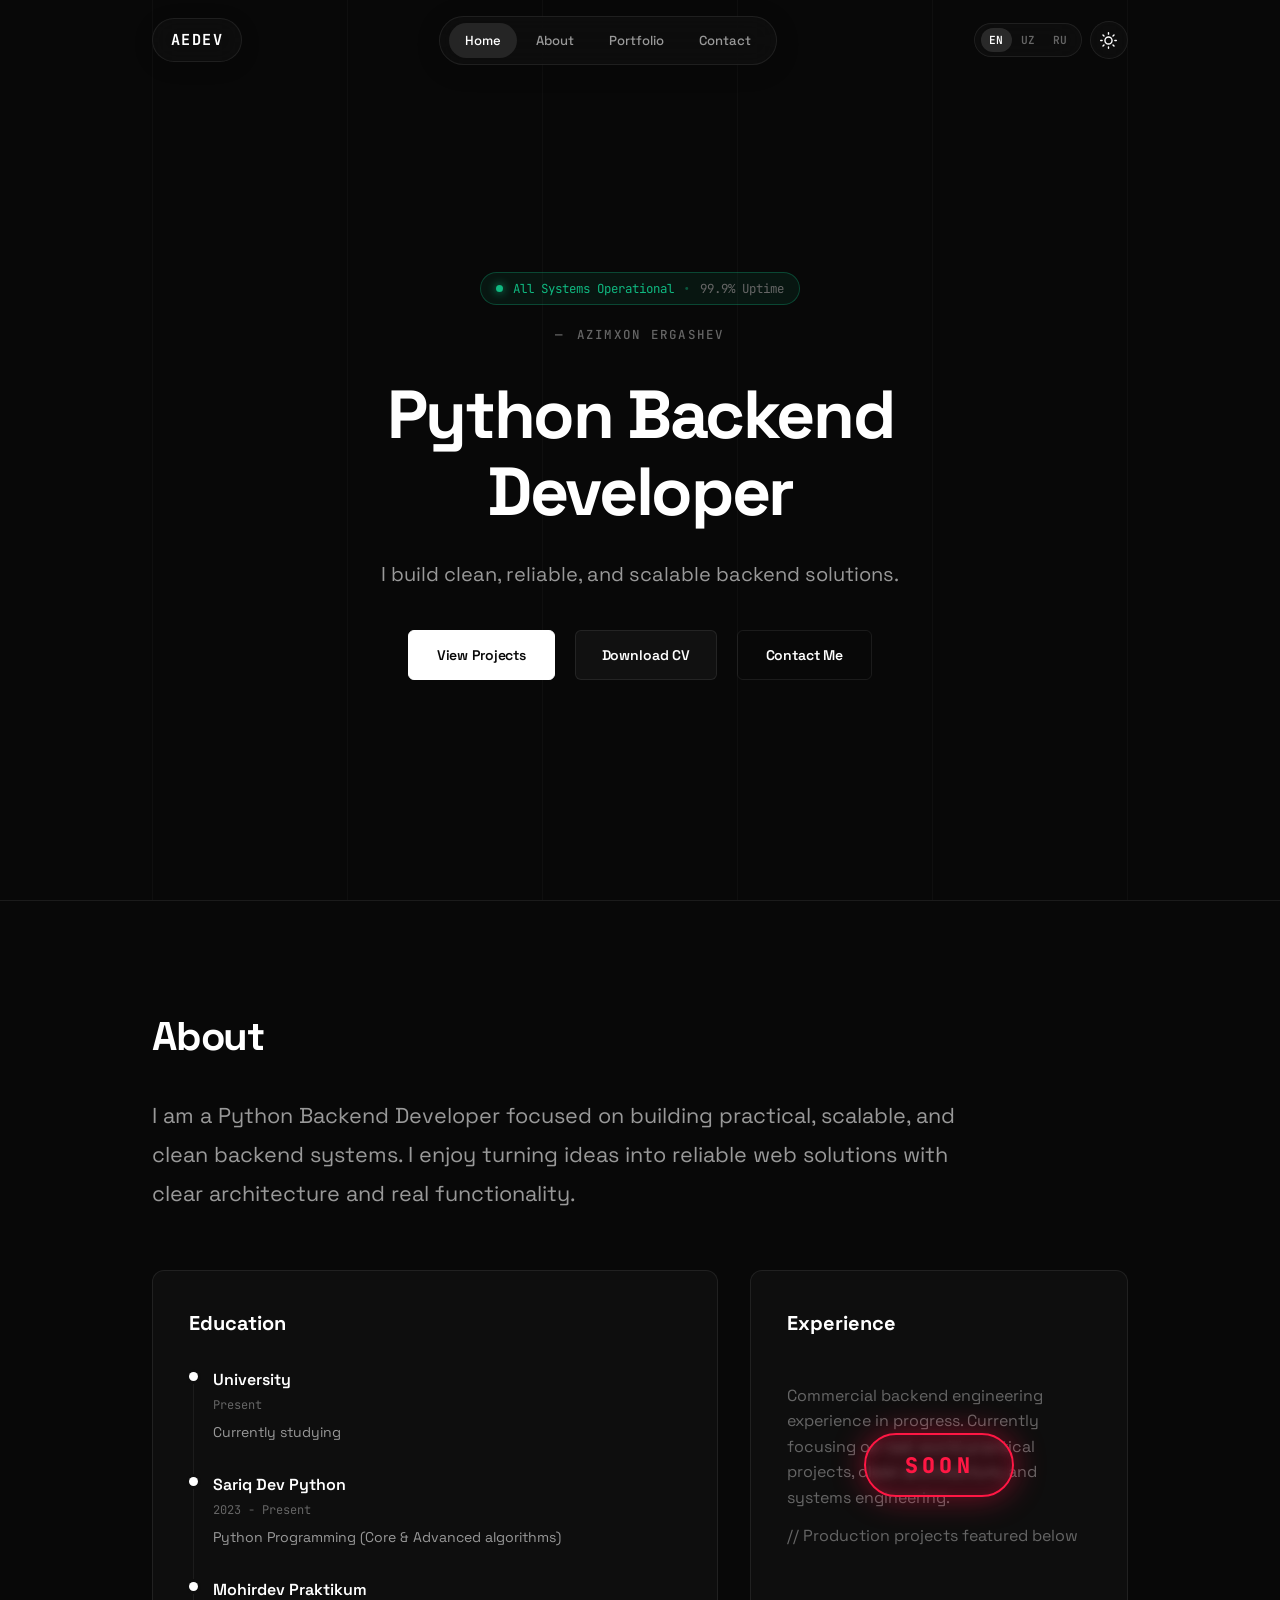
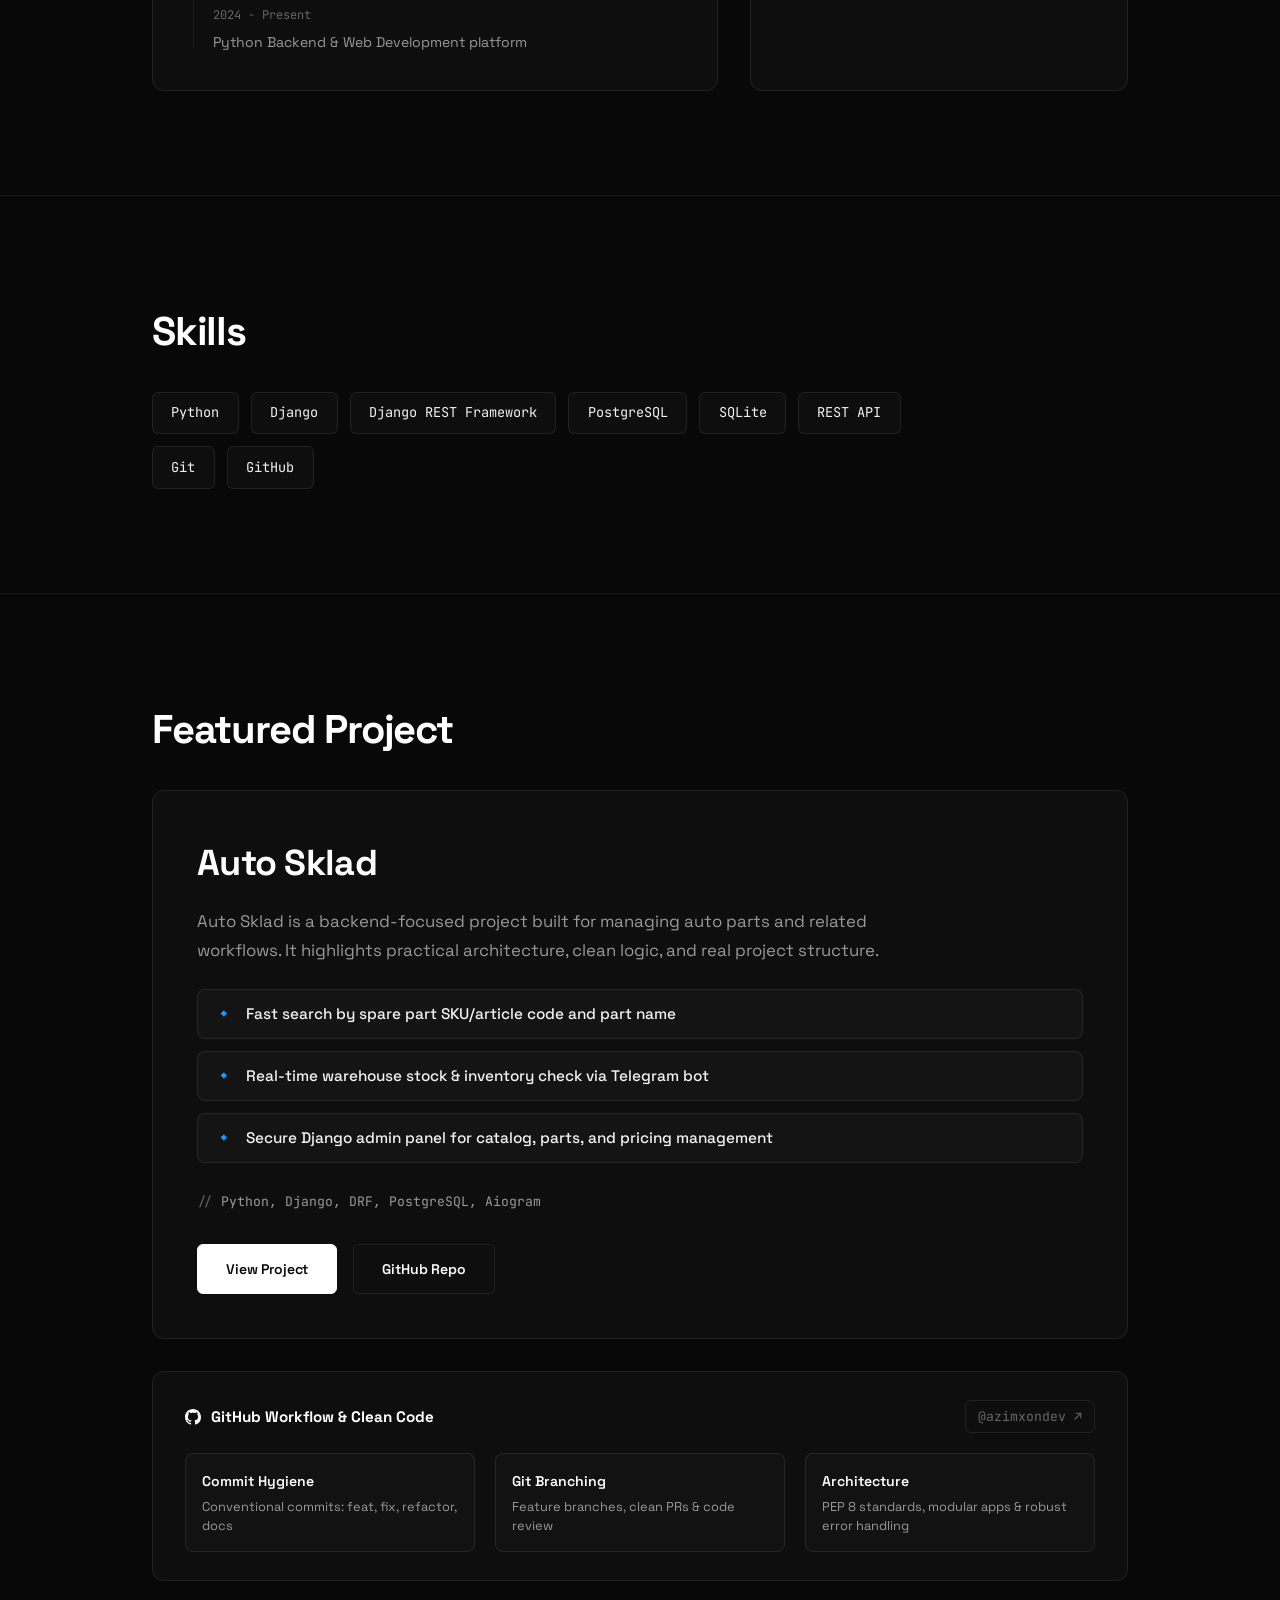
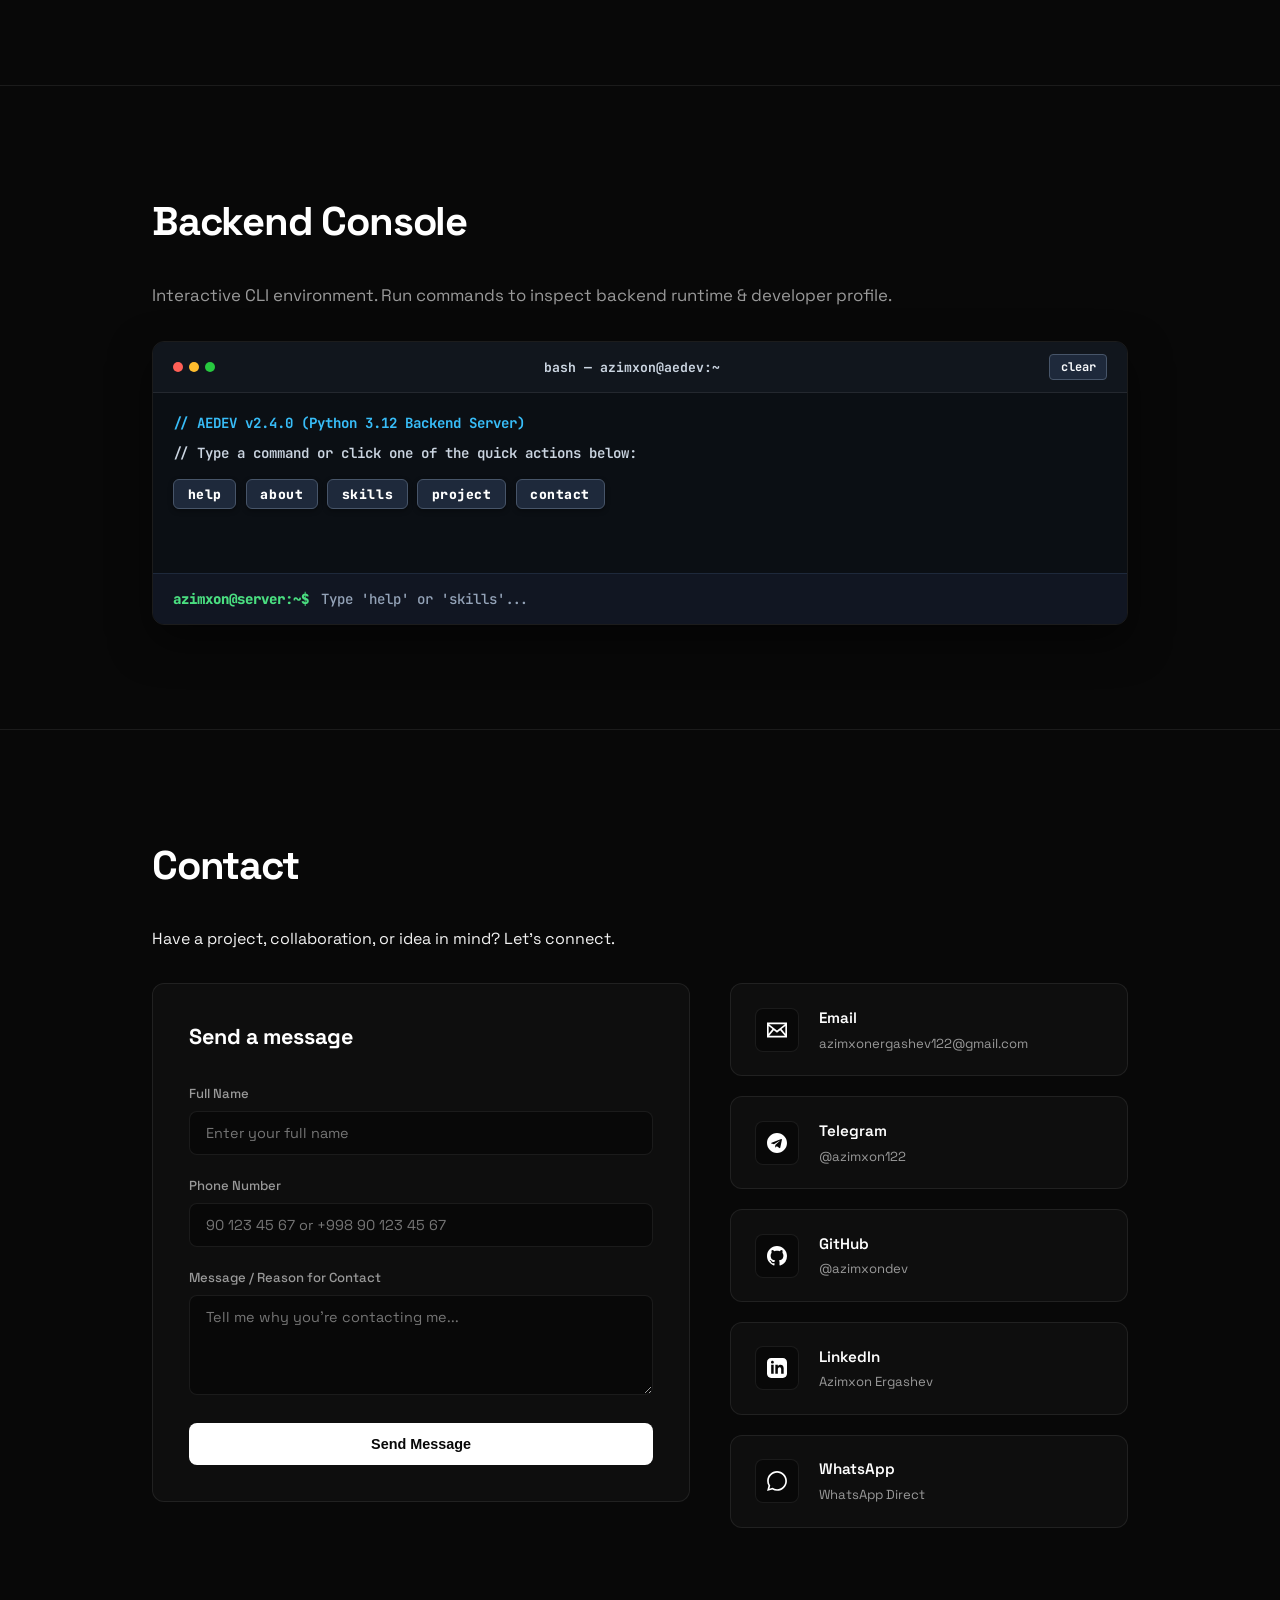
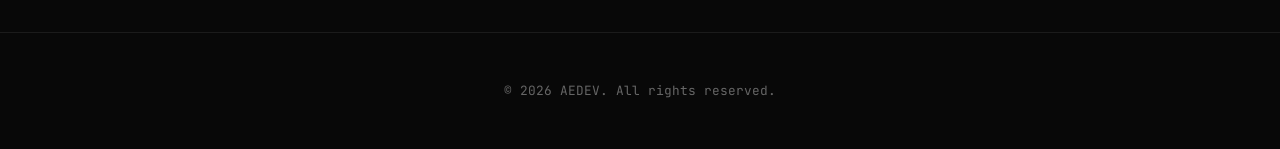
<file: index.html>
<!DOCTYPE html>
<html lang="en" data-theme="dark">
<head>
  <meta charset="UTF-8">
  <meta name="viewport" content="width=device-width, initial-scale=1.0">
  <title>AEDEV — Azimxon Ergashev | Python Backend Developer</title>

  <!-- Favicon: Solid Black Circle with Centered White 'A' -->
  <link rel="icon" type="image/svg+xml" href="favicon.svg">
  <link rel="icon" type="image/png" sizes="32x32" href="favicon-32x32.png">
  <link rel="icon" type="image/png" sizes="16x16" href="favicon-16x16.png">
  <link rel="shortcut icon" href="favicon.ico">
  <link rel="apple-touch-icon" sizes="180x180" href="apple-touch-icon.png">
  <meta name="theme-color" content="#080808">

  <!-- SEO -->
  <meta name="description" content="Azimxon Ergashev — Python Backend Developer. I build clean, reliable, and scalable backend solutions.">
  <meta name="author" content="Azimxon Ergashev">
  <meta name="robots" content="index, follow">
  <link rel="canonical" href="https://azimxon.uz">

  <!-- Open Graph -->
  <meta property="og:type" content="website">
  <meta property="og:title" content="AEDEV — Azimxon Ergashev | Python Backend Developer">
  <meta property="og:description" content="I build clean, reliable, and scalable backend solutions.">
  <meta property="og:url" content="https://azimxon.uz">

  <!-- Google Fonts: Space Grotesk + JetBrains Mono -->
  <link rel="preconnect" href="https://fonts.googleapis.com">
  <link rel="preconnect" href="https://fonts.gstatic.com" crossorigin>
  <link href="https://fonts.googleapis.com/css2?family=JetBrains+Mono:wght@400;500;600&family=Space+Grotesk:wght@400;500;600;700;800&display=swap" rel="stylesheet">

  <!-- Stylesheet -->
  <link rel="stylesheet" href="style.css?v=2.5">
</head>
<body>

  <!-- Skip link for accessibility -->
  <a href="#main-content" class="skip-link">Skip to main content</a>

  <!-- Thin Vertical Grid Lines -->
  <div class="grid-lines" aria-hidden="true">
    <div class="grid-line"></div>
    <div class="grid-line"></div>
    <div class="grid-line"></div>
    <div class="grid-line"></div>
    <div class="grid-line"></div>
    <div class="grid-line"></div>
  </div>

  <!-- ======================================================================
       NAVBAR (Oval Floating Navbar + Theme & Language)
       ====================================================================== -->
  <header class="header" id="header">
    <div class="container header-inner">
      <a href="#hero" class="brand" aria-label="AEDEV — Azimxon Ergashev">
        <span>AEDEV</span>
      </a>

      <!-- Oval Navigation Pill -->
      <nav class="nav-pill" id="nav-pill" aria-label="Main Navigation">
        <ul class="nav-list">
          <li><a href="#hero" class="nav-link active" data-i18n="nav.home">Home</a></li>
          <li><a href="#about" class="nav-link" data-i18n="nav.about">About</a></li>
          <li><a href="#portfolio" class="nav-link" data-i18n="nav.portfolio">Portfolio</a></li>
          <li><a href="#contact" class="nav-link" data-i18n="nav.contact">Contact</a></li>
        </ul>
      </nav>

      <!-- Right Controls: Language Switcher + Day/Night Theme Toggle -->
      <div class="nav-controls">
        <!-- Language Switcher -->
        <div class="lang-switch" role="group" aria-label="Language Selector">
          <button type="button" class="lang-btn active" data-lang="en">EN</button>
          <button type="button" class="lang-btn" data-lang="uz">UZ</button>
          <button type="button" class="lang-btn" data-lang="ru">RU</button>
        </div>

        <!-- Day/Night Toggle Button -->
        <button type="button" class="theme-toggle-btn" id="theme-toggle" aria-label="Toggle light and dark theme">
          <!-- Sun Icon (shown in dark mode) -->
          <svg class="sun-icon" viewBox="0 0 24 24">
            <circle cx="12" cy="12" r="5"></circle>
            <line x1="12" y1="1" x2="12" y2="3"></line>
            <line x1="12" y1="21" x2="12" y2="23"></line>
            <line x1="4.22" y1="4.22" x2="5.64" y2="5.64"></line>
            <line x1="18.36" y1="18.36" x2="19.78" y2="19.78"></line>
            <line x1="1" y1="12" x2="3" y2="12"></line>
            <line x1="21" y1="12" x2="23" y2="12"></line>
            <line x1="4.22" y1="19.78" x2="5.64" y2="18.36"></line>
            <line x1="18.36" y1="5.64" x2="19.78" y2="4.22"></line>
          </svg>
          <!-- Moon Icon (shown in light mode) -->
          <svg class="moon-icon" style="display: none;" viewBox="0 0 24 24">
            <path d="M21 12.79A9 9 0 1 1 11.21 3 7 7 0 0 0 21 12.79z"></path>
          </svg>
        </button>

        <button type="button" class="mobile-toggle" id="mobile-toggle" aria-label="Toggle navigation" aria-expanded="false">
          <svg width="18" height="18" viewBox="0 0 24 24" fill="none" stroke="currentColor" stroke-width="2" stroke-linecap="round">
            <line x1="3" y1="12" x2="21" y2="12"></line>
            <line x1="3" y1="6" x2="21" y2="6"></line>
            <line x1="3" y1="18" x2="21" y2="18"></line>
          </svg>
        </button>
      </div>
    </div>
  </header>

  <!-- ======================================================================
       MAIN CONTENT
       ====================================================================== -->
  <main id="main-content">

    <!-- 1. HERO SECTION (100% CENTERED, BALANCED TYPOGRAPHY) -->
    <section class="hero" id="hero">
      <div class="container">
        <div class="hero-content">
          <div class="system-status-pill" aria-label="System status">
            <span class="status-pulse-dot"></span>
            <span class="status-text" data-i18n="status.system">All Systems Operational</span>
            <span class="status-sep">•</span>
            <span class="status-uptime">99.9% Uptime</span>
          </div>

          <div class="hero-eyebrow">AZIMXON ERGASHEV</div>
          <h1 class="hero-heading">
            <span class="heading-line-1">Python Backend</span>
            <span class="heading-line-2">Developer</span>
          </h1>
          <p class="hero-subtext" data-i18n="hero.subtext">
            I build clean, reliable, and scalable backend solutions.
          </p>
          <div class="hero-buttons">
            <a href="#portfolio" class="btn btn-primary" data-i18n="hero.btnProjects">View Projects</a>
            <a href="assets/Azimxon_Ergashev_CV.pdf" download="Azimxon_Ergashev_CV.pdf" class="btn btn-cv" data-i18n="hero.btnCV">
              <svg width="15" height="15" viewBox="0 0 24 24" fill="none" stroke="currentColor" stroke-width="2" stroke-linecap="round" stroke-linejoin="round"><path d="M21 15v4a2 2 0 0 1-2 2H5a2 2 0 0 1-2-2v-4"></path><polyline points="7 10 12 15 17 10"></polyline><line x1="12" y1="15" x2="12" y2="3"></line></svg>
              <span>Download CV</span>
            </a>
            <a href="#contact" class="btn btn-secondary" data-i18n="hero.btnContact">Contact Me</a>
          </div>
        </div>
      </div>
    </section>

    <!-- 2. ABOUT SECTION (Biography + Education & Experience) -->
    <section class="section" id="about">
      <div class="container">
        <h2 class="section-title" data-i18n="about.title">About</h2>
        <p class="about-text" data-i18n="about.text">
          I am a Python Backend Developer focused on building practical, scalable, and clean backend systems. I enjoy turning ideas into reliable web solutions with clear architecture and real functionality.
        </p>

        <!-- Education & Experience Grid (Image 2 Inspired) -->
        <div class="edu-exp-grid">
          <!-- Education Card -->
          <div class="edu-card">
            <div class="edu-card-title">
              <span data-i18n="edu.title">Education</span>
            </div>

            <div class="timeline-list">
              <!-- University -->
              <div class="timeline-item">
                <span class="timeline-dot"></span>
                <span class="timeline-heading" data-i18n="edu.uni">University</span>
                <span class="timeline-period" data-i18n="edu.uniPeriod">Present</span>
                <p class="timeline-desc" data-i18n="edu.uniDesc">Currently studying</p>
              </div>

              <!-- Online Platform: Sariq Dev -->
              <div class="timeline-item">
                <span class="timeline-dot"></span>
                <span class="timeline-heading">Sariq Dev Python</span>
                <span class="timeline-period" data-i18n="edu.sariqdevPeriod">2023 - Present</span>
                <p class="timeline-desc" data-i18n="edu.sariqdev">Python Programming (Core & Advanced algorithms)</p>
              </div>

              <!-- Online Platform: Mohirdev -->
              <div class="timeline-item">
                <span class="timeline-dot"></span>
                <span class="timeline-heading">Mohirdev Praktikum</span>
                <span class="timeline-period" data-i18n="edu.mohirdevPeriod">2024 - Present</span>
                <p class="timeline-desc" data-i18n="edu.mohirdev">Python Backend & Web Development platform</p>
              </div>
            </div>
          </div>

          <!-- Experience Card (Soon status overlay) -->
          <div class="exp-card">
            <div class="exp-card-title">
              <span data-i18n="exp.title">Experience</span>
            </div>

            <div class="exp-body">
              <div class="exp-empty-content">
                <p class="exp-empty-text" data-i18n="exp.desc">
                  Commercial backend engineering experience in progress. Currently focusing on real-world practical projects, clean architecture, and systems engineering.
                </p>
                <span class="exp-empty-hint" data-i18n="exp.hint">// Production projects featured below</span>
              </div>
              <div class="exp-soon-overlay">
                <span class="status-badge-soon" data-i18n="exp.soon">SOON</span>
              </div>
            </div>
          </div>
        </div>

      </div>
    </section>

    <!-- 3. SKILLS SECTION (Clean 8-item Backend list) -->
    <section class="section" id="skills">
      <div class="container">
        <h2 class="section-title" data-i18n="skills.title">Skills</h2>
        <div class="skills-grid" aria-label="Technical skills list">
          <span class="skill-tag">Python</span>
          <span class="skill-tag">Django</span>
          <span class="skill-tag">Django REST Framework</span>
          <span class="skill-tag">PostgreSQL</span>
          <span class="skill-tag">SQLite</span>
          <span class="skill-tag">REST API</span>
          <span class="skill-tag">Git</span>
          <span class="skill-tag">GitHub</span>
        </div>
      </div>
    </section>

    <!-- 4. FEATURED PROJECT SECTION -->
    <section class="section" id="portfolio">
      <div class="container">
        <h2 class="section-title" data-i18n="project.title">Featured Project</h2>
        <article class="project-card">
          <h3 class="project-name">Auto Sklad</h3>
          <p class="project-desc" data-i18n="project.desc">
            Auto Sklad is a backend-focused project built for managing auto parts and related workflows. It highlights practical architecture, clean logic, and real project structure.
          </p>
          <ul class="project-features-list">
            <li class="project-feature-item">
              <span class="feature-icon" aria-hidden="true">🔹</span>
              <span class="feature-text" data-i18n="project.feat1">Fast search by spare part SKU/article code and part name</span>
            </li>
            <li class="project-feature-item">
              <span class="feature-icon" aria-hidden="true">🔹</span>
              <span class="feature-text" data-i18n="project.feat2">Real-time warehouse stock & inventory check via Telegram bot</span>
            </li>
            <li class="project-feature-item">
              <span class="feature-icon" aria-hidden="true">🔹</span>
              <span class="feature-text" data-i18n="project.feat3">Secure Django admin panel for catalog, parts, and pricing management</span>
            </li>
          </ul>
          <div class="project-stack">Python, Django, DRF, PostgreSQL, Aiogram</div>
          <div class="project-actions">
            <a href="https://t.me/avtoozapchast_bot" target="_blank" rel="noopener noreferrer" class="btn btn-primary" data-i18n="project.btn">
              View Project
            </a>
            <a href="https://github.com/azimxondev/avtoozapchast" target="_blank" rel="noopener noreferrer" class="btn btn-secondary" data-i18n="project.githubBtn">
              GitHub Repo
            </a>
          </div>
        </article>

        <!-- Engineering & Git Workflow Standards Card -->
        <div class="git-standards-card">
          <div class="git-card-header">
            <div class="git-badge">
              <svg width="16" height="16" viewBox="0 0 24 24" fill="currentColor"><path d="M12 0C5.37 0 0 5.37 0 12c0 5.31 3.435 9.795 8.205 11.385.6.105.825-.255.825-.57 0-.285-.015-1.23-.015-2.235-3.015.555-3.795-.735-4.035-1.41-.135-.345-.72-1.41-1.23-1.695-.42-.225-1.02-.78-.015-.795.945-.015 1.62.87 1.845 1.23 1.08 1.815 2.805 1.305 3.495.99.105-.78.42-1.305.765-1.605-2.67-.3-5.46-1.335-5.46-5.925 0-1.305.465-2.385 1.23-3.225-.12-.3-.54-1.53.12-3.18 0 0 1.005-.315 3.3 1.23.96-.27 1.98-.405 3-.405s2.04.135 3 .405c2.295-1.56 3.3-1.23 3.3-1.23.66 1.65.24 2.88.12 3.18.765.84 1.23 1.905 1.23 3.225 0 4.605-2.805 5.625-5.475 5.925.435.375.81 1.095.81 2.22 0 1.605-.015 2.895-.015 3.3 0 .315.225.69.825.57A12.02 12.02 0 0024 12c0-6.63-5.37-12-12-12z"/></svg>
              <span>GitHub Workflow & Clean Code</span>
            </div>
            <a href="https://github.com/azimxondev" target="_blank" rel="noopener noreferrer" class="git-profile-link">
              @azimxondev ↗
            </a>
          </div>
          <div class="git-metrics-grid">
            <div class="git-metric-item">
              <span class="git-metric-title" data-i18n="git.commits">Commit Hygiene</span>
              <span class="git-metric-desc" data-i18n="git.commitsDesc">Conventional commits: feat, fix, refactor, docs</span>
            </div>
            <div class="git-metric-item">
              <span class="git-metric-title" data-i18n="git.branching">Git Branching</span>
              <span class="git-metric-desc" data-i18n="git.branchingDesc">Feature branches, clean PRs & code review</span>
            </div>
            <div class="git-metric-item">
              <span class="git-metric-title" data-i18n="git.clean">Architecture</span>
              <span class="git-metric-desc" data-i18n="git.cleanDesc">PEP 8 standards, modular apps & robust error handling</span>
            </div>
          </div>
        </div>

      </div>
    </section>

    <!-- INTERACTIVE BACKEND TERMINAL (CLI) -->
    <section class="section" id="terminal">
      <div class="container">
        <div class="terminal-title-area">
          <h2 class="section-title" data-i18n="term.title">Backend Console</h2>
          <p class="terminal-desc" data-i18n="term.desc">Interactive CLI environment. Run commands to inspect backend runtime & developer profile.</p>
        </div>

        <div class="terminal-window">
          <div class="terminal-topbar">
            <div class="terminal-dots">
              <span class="dot dot-red"></span>
              <span class="dot dot-yellow"></span>
              <span class="dot dot-green"></span>
            </div>
            <div class="terminal-title">bash — azimxon@aedev:~</div>
            <button type="button" class="term-clear-btn" id="term-clear-btn" title="Clear console">clear</button>
          </div>

          <div class="terminal-body" id="term-output">
            <div class="term-line term-welcome">// AEDEV v2.4.0 (Python 3.12 Backend Server)</div>
            <div class="term-line term-hint">// Type a command or click one of the quick actions below:</div>
            <div class="term-chips">
              <button type="button" class="term-chip" data-cmd="help">help</button>
              <button type="button" class="term-chip" data-cmd="about">about</button>
              <button type="button" class="term-chip" data-cmd="skills">skills</button>
              <button type="button" class="term-chip" data-cmd="project">project</button>
              <button type="button" class="term-chip" data-cmd="contact">contact</button>
            </div>
          </div>

          <div class="terminal-input-row">
            <span class="term-prompt">azimxon@server:~$</span>
            <input type="text" id="term-input" class="term-input" placeholder="Type 'help' or 'skills'..." autocomplete="off" spellcheck="false">
          </div>
        </div>
      </div>
    </section>

    <!-- 5. CONTACT SECTION (Screenshot 1: 2-Column Send a Message & Profiles Layout) -->
    <section class="section" id="contact">
      <div class="container">
        <h2 class="section-title" data-i18n="contact.title">Contact</h2>
        <p class="contact-desc" data-i18n="contact.desc">
          Have a project, collaboration, or idea in mind? Let’s connect.
        </p>

        <div class="contact-grid">
          <!-- Left Column: Send a message Form -->
          <div class="contact-form-card">
            <h3 class="form-card-title" data-i18n="form.cardTitle">Send a message</h3>
            <form class="contact-form-inner" id="direct-contact-form" novalidate>
              <!-- Anti-spam Honeypot (hidden from real users) -->
              <div style="position: absolute; left: -9999px; width: 1px; height: 1px; overflow: hidden;" aria-hidden="true">
                <input type="text" name="hp_website" id="hp-website" tabindex="-1" autocomplete="off">
              </div>

              <div class="form-item">
                <label for="input-name" data-i18n="form.name">Full Name</label>
                <input type="text" id="input-name" name="full_name" placeholder="Enter your full name" required minlength="2" maxlength="100" data-i18n-placeholder="form.namePlaceholder" autocomplete="name">
                <span class="field-error-msg" id="name-error" style="display:none;"></span>
              </div>

              <div class="form-item">
                <label for="input-phone" data-i18n="form.phone">Phone Number</label>
                <input type="tel" id="input-phone" name="phone" placeholder="90 123 45 67 yoki +998 90 123 45 67" required minlength="7" maxlength="25" data-i18n-placeholder="form.phonePlaceholder" autocomplete="tel">
                <span class="field-error-msg" id="phone-error" style="display:none;"></span>
              </div>

              <div class="form-item">
                <label for="input-message" data-i18n="form.message">Message / Reason for Contact</label>
                <textarea id="input-message" name="message" placeholder="Tell me why you're contacting me..." required minlength="5" maxlength="3000" data-i18n-placeholder="form.msgPlaceholder"></textarea>
                <span class="field-error-msg" id="message-error" style="display:none;"></span>
              </div>

              <button type="submit" class="btn-form-send" id="btn-submit" data-i18n="form.send">Send Message</button>
              <div class="form-status-msg" id="form-status-msg" style="display:none;"></div>
            </form>
          </div>

          <!-- Right Column: Info Cards Stack (Screenshot 1: Email, Telegram, GitHub, LinkedIn, WhatsApp) -->
          <div class="contact-cards-stack">
            <!-- Email -->
            <a href="mailto:azimxonergashev122@gmail.com" class="info-card">
              <div class="info-card-icon">
                <svg viewBox="0 0 24 24"><path d="M0 3v18h24v-18h-24zm6.623 7.929l-4.623 5.712v-9.458l4.623 3.746zm-4.141-5.929h19.035l-9.517 7.713-9.518-7.713zm5.694 7.188l3.824 3.099 3.83-3.104 5.612 6.817h-18.779l5.513-6.812zm9.208-1.259l4.616-3.741v9.452l-4.616-5.711z"/></svg>
              </div>
              <div class="info-card-text">
                <span class="info-card-title">Email</span>
                <span class="info-card-sub">azimxonergashev122@gmail.com</span>
              </div>
            </a>

            <!-- Telegram -->
            <a href="https://t.me/azimxon122" target="_blank" rel="noopener noreferrer" class="info-card">
              <div class="info-card-icon">
                <svg viewBox="0 0 24 24"><path d="M12 0C5.373 0 0 5.373 0 12s5.373 12 12 12 12-5.373 12-12S18.627 0 12 0zm5.894 8.221l-1.97 9.28c-.145.658-.537.818-1.084.508l-3-2.21-1.446 1.394c-.16.16-.295.295-.605.295l.213-3.053 5.56-5.023c.242-.213-.054-.333-.373-.121l-6.871 4.326-2.962-.924c-.643-.204-.657-.643.136-.953l11.57-4.461c.537-.194 1.006.131.832.942z"/></svg>
              </div>
              <div class="info-card-text">
                <span class="info-card-title">Telegram</span>
                <span class="info-card-sub">@azimxon122</span>
              </div>
            </a>

            <!-- GitHub -->
            <a href="https://github.com/azimxondev" target="_blank" rel="noopener noreferrer" class="info-card">
              <div class="info-card-icon">
                <svg viewBox="0 0 24 24"><path d="M12 0C5.37 0 0 5.37 0 12c0 5.31 3.435 9.795 8.205 11.385.6.105.825-.255.825-.57 0-.285-.015-1.23-.015-2.235-3.015.555-3.795-.735-4.035-1.41-.135-.345-.72-1.41-1.23-1.695-.42-.225-1.02-.78-.015-.795.945-.015 1.62.87 1.845 1.23 1.08 1.815 2.805 1.305 3.495.99.105-.78.42-1.305.765-1.605-2.67-.3-5.46-1.335-5.46-5.925 0-1.305.465-2.385 1.23-3.225-.12-.3-.54-1.53.12-3.18 0 0 1.005-.315 3.3 1.23.96-.27 1.98-.405 3-.405s2.04.135 3 .405c2.295-1.56 3.3-1.23 3.3-1.23.66 1.65.24 2.88.12 3.18.765.84 1.23 1.905 1.23 3.225 0 4.605-2.805 5.625-5.475 5.925.435.375.81 1.095.81 2.22 0 1.605-.015 2.895-.015 3.3 0 .315.225.69.825.57A12.02 12.02 0 0024 12c0-6.63-5.37-12-12-12z"/></svg>
              </div>
              <div class="info-card-text">
                <span class="info-card-title">GitHub</span>
                <span class="info-card-sub">@azimxondev</span>
              </div>
            </a>

            <!-- LinkedIn -->
            <a href="https://www.linkedin.com/in/azimxon-ergashev-732b803a9/" target="_blank" rel="noopener noreferrer" class="info-card">
              <div class="info-card-icon">
                <svg viewBox="0 0 24 24"><path d="M19 0h-14c-2.761 0-5 2.239-5 5v14c0 2.761 2.239 5 5 5h14c2.762 0 5-2.239 5-5v-14c0-2.761-2.238-5-5-5zm-11 19h-3v-11h3v11zm-1.5-12.268c-.966 0-1.75-.79-1.75-1.764s.784-1.764 1.75-1.764 1.75.79 1.75 1.764-.783 1.764-1.75 1.764zm13.5 12.268h-3v-5.604c0-3.368-4-3.113-4 0v5.604h-3v-11h3v1.765c1.396-2.586 7-2.777 7 2.476v6.759z"/></svg>
              </div>
              <div class="info-card-text">
                <span class="info-card-title">LinkedIn</span>
                <span class="info-card-sub">Azimxon Ergashev</span>
              </div>
            </a>

            <!-- WhatsApp Button -->
            <a href="https://wa.me/?text=Assalomu%20alaykum%20Azimxon,%20portfoliongiz%20orqali%20yozmoqdaman" target="_blank" rel="noopener noreferrer" class="info-card">
              <div class="info-card-icon">
                <svg viewBox="0 0 24 24"><path d="M.057 24l1.687-6.163c-1.041-1.804-1.588-3.849-1.587-5.946.003-6.556 5.338-11.891 11.893-11.891 3.181.001 6.167 1.24 8.413 3.488 2.245 2.248 3.481 5.236 3.48 8.414-.003 6.557-5.338 11.892-11.893 11.892-1.99-.001-3.951-.5-5.688-1.448l-6.305 1.654zm6.597-3.807c1.676.995 3.276 1.591 5.392 1.592 5.448 0 9.886-4.434 9.889-9.885.002-5.462-4.415-9.89-9.881-9.892-5.452 0-9.887 4.434-9.889 9.884-.001 2.225.651 3.891 1.746 5.634l-.999 3.648 3.742-.981z"/></svg>
              </div>
              <div class="info-card-text">
                <span class="info-card-title">WhatsApp</span>
                <span class="info-card-sub" data-i18n="contact.whatsappSub">WhatsApp Direct</span>
              </div>
            </a>
          </div>
        </div>
      </div>
    </section>

  </main>

  <!-- Toast Notification -->
  <div class="toast-notice" id="toast-notice">
    Xabaringiz qabul qilindi! Tez orada siz bilan bog'lanamiz.
  </div>

  <!-- ======================================================================
       FOOTER
       ====================================================================== -->
  <footer class="footer">
    <div class="container" data-i18n="footer.rights">
      &copy; 2026 AEDEV. All rights reserved.
    </div>
  </footer>

  <!-- Script -->
  <script src="script.js?v=2.5"></script>
</body>
</html>
</file>
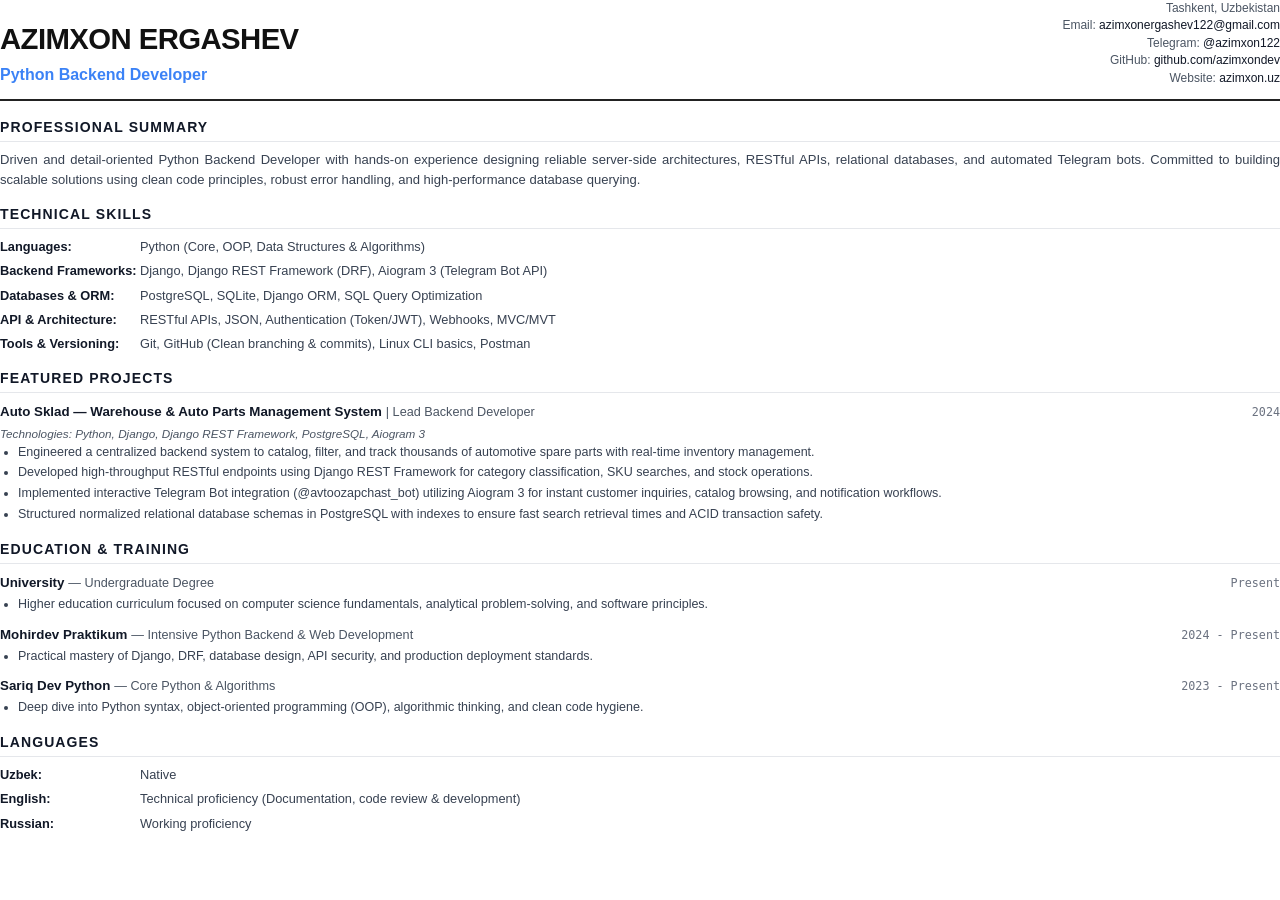
<file: cv-template.html>
<!DOCTYPE html>
<html lang="en">
<head>
  <meta charset="UTF-8">
  <title>Azimxon Ergashev — CV</title>
  <style>
    @page {
      size: A4;
      margin: 16mm 18mm;
    }
    * {
      box-sizing: border-box;
      margin: 0;
      padding: 0;
    }
    body {
      font-family: -apple-system, BlinkMacSystemFont, "Segoe UI", Roboto, "Helvetica Neue", Arial, sans-serif;
      color: #1a1a1a;
      background: #ffffff;
      line-height: 1.5;
      font-size: 10.5pt;
    }
    .header {
      border-bottom: 2px solid #222222;
      padding-bottom: 12px;
      margin-bottom: 16px;
      display: flex;
      justify-content: space-between;
      align-items: flex-end;
    }
    .name-block h1 {
      font-size: 22pt;
      font-weight: 800;
      letter-spacing: -0.02em;
      color: #111111;
      text-transform: uppercase;
    }
    .name-block .title {
      font-size: 12pt;
      font-weight: 600;
      color: #3b82f6;
      margin-top: 2px;
    }
    .contact-block {
      text-align: right;
      font-size: 9pt;
      color: #4b5563;
      line-height: 1.45;
    }
    .contact-block a {
      color: #111827;
      text-decoration: none;
      font-weight: 500;
    }
    .section {
      margin-bottom: 15px;
    }
    .section-title {
      font-size: 10.5pt;
      font-weight: 700;
      color: #111827;
      text-transform: uppercase;
      letter-spacing: 0.08em;
      border-bottom: 1px solid #e5e7eb;
      padding-bottom: 3px;
      margin-bottom: 8px;
    }
    .summary-text {
      color: #374151;
      font-size: 9.8pt;
      text-align: justify;
    }
    .skills-grid {
      display: grid;
      grid-template-columns: 140px 1fr;
      row-gap: 5px;
      font-size: 9.6pt;
    }
    .skills-label {
      font-weight: 600;
      color: #111827;
    }
    .skills-value {
      color: #374151;
    }
    .item {
      margin-bottom: 10px;
    }
    .item-header {
      display: flex;
      justify-content: space-between;
      align-items: baseline;
      margin-bottom: 2px;
    }
    .item-title {
      font-weight: 700;
      font-size: 10pt;
      color: #111827;
    }
    .item-subtitle {
      font-weight: 500;
      color: #4b5563;
      font-size: 9.5pt;
    }
    .item-date {
      font-size: 8.8pt;
      color: #6b7280;
      font-family: monospace;
    }
    .item-bullets {
      list-style-type: disc;
      padding-left: 18px;
      color: #374151;
      font-size: 9.4pt;
    }
    .item-bullets li {
      margin-bottom: 2px;
    }
    .tech-stack-tag {
      font-size: 8.8pt;
      color: #4b5563;
      font-style: italic;
      margin-top: 3px;
    }
  </style>
</head>
<body>

  <!-- HEADER -->
  <div class="header">
    <div class="name-block">
      <h1>Azimxon Ergashev</h1>
      <div class="title">Python Backend Developer</div>
    </div>
    <div class="contact-block">
      <div>Tashkent, Uzbekistan</div>
      <div>Email: <a href="mailto:azimxonergashev122@gmail.com">azimxonergashev122@gmail.com</a></div>
      <div>Telegram: <a href="https://t.me/azimxon122">@azimxon122</a></div>
      <div>GitHub: <a href="https://github.com/azimxondev">github.com/azimxondev</a></div>
      <div>Website: <a href="https://azimxon.uz">azimxon.uz</a></div>
    </div>
  </div>

  <!-- PROFESSIONAL SUMMARY -->
  <div class="section">
    <div class="section-title">Professional Summary</div>
    <p class="summary-text">
      Driven and detail-oriented Python Backend Developer with hands-on experience designing reliable server-side architectures, RESTful APIs, relational databases, and automated Telegram bots. Committed to building scalable solutions using clean code principles, robust error handling, and high-performance database querying.
    </p>
  </div>

  <!-- TECHNICAL SKILLS -->
  <div class="section">
    <div class="section-title">Technical Skills</div>
    <div class="skills-grid">
      <div class="skills-label">Languages:</div>
      <div class="skills-value">Python (Core, OOP, Data Structures & Algorithms)</div>

      <div class="skills-label">Backend Frameworks:</div>
      <div class="skills-value">Django, Django REST Framework (DRF), Aiogram 3 (Telegram Bot API)</div>

      <div class="skills-label">Databases & ORM:</div>
      <div class="skills-value">PostgreSQL, SQLite, Django ORM, SQL Query Optimization</div>

      <div class="skills-label">API & Architecture:</div>
      <div class="skills-value">RESTful APIs, JSON, Authentication (Token/JWT), Webhooks, MVC/MVT</div>

      <div class="skills-label">Tools & Versioning:</div>
      <div class="skills-value">Git, GitHub (Clean branching & commits), Linux CLI basics, Postman</div>
    </div>
  </div>

  <!-- FEATURED PROJECTS -->
  <div class="section">
    <div class="section-title">Featured Projects</div>

    <!-- Auto Sklad -->
    <div class="item">
      <div class="item-header">
        <div>
          <span class="item-title">Auto Sklad — Warehouse & Auto Parts Management System</span>
          <span class="item-subtitle">| Lead Backend Developer</span>
        </div>
        <span class="item-date">2024</span>
      </div>
      <div class="tech-stack-tag">Technologies: Python, Django, Django REST Framework, PostgreSQL, Aiogram 3</div>
      <ul class="item-bullets">
        <li>Engineered a centralized backend system to catalog, filter, and track thousands of automotive spare parts with real-time inventory management.</li>
        <li>Developed high-throughput RESTful endpoints using Django REST Framework for category classification, SKU searches, and stock operations.</li>
        <li>Implemented interactive Telegram Bot integration (@avtoozapchast_bot) utilizing Aiogram 3 for instant customer inquiries, catalog browsing, and notification workflows.</li>
        <li>Structured normalized relational database schemas in PostgreSQL with indexes to ensure fast search retrieval times and ACID transaction safety.</li>
      </ul>
    </div>
  </div>

  <!-- EDUCATION & PROFESSIONAL TRAINING -->
  <div class="section">
    <div class="section-title">Education & Training</div>

    <div class="item">
      <div class="item-header">
        <div>
          <span class="item-title">University</span>
          <span class="item-subtitle">— Undergraduate Degree</span>
        </div>
        <span class="item-date">Present</span>
      </div>
      <ul class="item-bullets">
        <li>Higher education curriculum focused on computer science fundamentals, analytical problem-solving, and software principles.</li>
      </ul>
    </div>

    <div class="item">
      <div class="item-header">
        <div>
          <span class="item-title">Mohirdev Praktikum</span>
          <span class="item-subtitle">— Intensive Python Backend & Web Development</span>
        </div>
        <span class="item-date">2024 - Present</span>
      </div>
      <ul class="item-bullets">
        <li>Practical mastery of Django, DRF, database design, API security, and production deployment standards.</li>
      </ul>
    </div>

    <div class="item">
      <div class="item-header">
        <div>
          <span class="item-title">Sariq Dev Python</span>
          <span class="item-subtitle">— Core Python & Algorithms</span>
        </div>
        <span class="item-date">2023 - Present</span>
      </div>
      <ul class="item-bullets">
        <li>Deep dive into Python syntax, object-oriented programming (OOP), algorithmic thinking, and clean code hygiene.</li>
      </ul>
    </div>
  </div>

  <!-- LANGUAGES -->
  <div class="section">
    <div class="section-title">Languages</div>
    <div class="skills-grid">
      <div class="skills-label">Uzbek:</div>
      <div class="skills-value">Native</div>
      <div class="skills-label">English:</div>
      <div class="skills-value">Technical proficiency (Documentation, code review & development)</div>
      <div class="skills-label">Russian:</div>
      <div class="skills-value">Working proficiency</div>
    </div>
  </div>

</body>
</html>
</file>
<file: style.css>
/* ==========================================================================
   AEDEV — AZIMXON ERGASHEV PORTFOLIO STYLESHEET
   Aesthetic: Dark Minimalist Software Engineer Portfolio
   Features: Perfectly Centered Hero, Education & Experience Timeline, Split Contact
   ========================================================================== */

:root {
  /* Dark Theme (Default) */
  --bg-black: #080808;
  --bg-card: #0e0e0e;
  --bg-card-hover: #141414;
  --bg-pill: rgba(14, 14, 14, 0.88);
  --bg-input: #121212;

  --text-white: #ffffff;
  --text-primary: #f2f2f2;
  --text-secondary: #999999;
  --text-muted: #666666;

  --border-hairline: rgba(255, 255, 255, 0.08);
  --border-subtle: #1c1c1c;
  --border-hover: #333333;
  --border-focus: #ffffff;

  --grid-line: rgba(255, 255, 255, 0.03);
  --accent: #8ccfb7;

  --font-sans: 'Space Grotesk', -apple-system, BlinkMacSystemFont, 'Segoe UI', Roboto, sans-serif;
  --font-mono: 'JetBrains Mono', 'IBM Plex Mono', Menlo, monospace;

  --container-width: 1040px;
  --nav-height: 84px;

  --transition-fast: 150ms ease;
  --transition-smooth: 250ms cubic-bezier(0.16, 1, 0.3, 1);
}

/* Light Theme */
[data-theme="light"] {
  --bg-black: #f8fafc;
  --bg-card: #ffffff;
  --bg-card-hover: #f1f5f9;
  --bg-pill: rgba(255, 255, 255, 0.98);
  --bg-input: #ffffff;

  --text-white: #090d16;
  --text-primary: #1e293b;
  --text-secondary: #475569;
  --text-muted: #64748b;

  --border-hairline: #e2e8f0;
  --border-subtle: #cbd5e1;
  --border-hover: #0f172a;
  --border-focus: #0f172a;

  --grid-line: rgba(15, 23, 42, 0.04);
  --accent: #0f172a;
}

*, *::before, *::after {
  box-sizing: border-box;
  margin: 0;
  padding: 0;
}

html {
  font-size: 16px;
  scroll-behavior: smooth;
  color-scheme: dark;
  -webkit-font-smoothing: antialiased;
}

[data-theme="light"] html {
  color-scheme: light;
}

body {
  font-family: var(--font-sans);
  background-color: var(--bg-black);
  color: var(--text-primary);
  line-height: 1.6;
  overflow-x: hidden;
  position: relative;
  min-height: 100vh;
  transition: background-color var(--transition-smooth), color var(--transition-smooth);
}

/* Skip link */
.skip-link {
  position: absolute;
  top: -80px;
  left: 2rem;
  background: var(--text-white);
  color: var(--bg-black);
  padding: 0.6rem 1.2rem;
  font-size: 0.85rem;
  font-weight: 600;
  border-radius: 4px;
  z-index: 1000;
  transition: top var(--transition-fast);
}
.skip-link:focus {
  top: 1.5rem;
}

:focus-visible {
  outline: 2px solid var(--text-white);
  outline-offset: 3px;
}

/* --------------------------------------------------------------------------
   THIN VERTICAL GRID LINES
   -------------------------------------------------------------------------- */
.grid-lines {
  position: fixed;
  inset: 0;
  pointer-events: none;
  z-index: 0;
  display: flex;
  justify-content: space-between;
  max-width: var(--container-width);
  margin: 0 auto;
  padding: 0 2rem;
  width: 100%;
}

.grid-line {
  width: 1px;
  height: 100%;
  background-color: var(--grid-line);
}

@media (max-width: 768px) {
  .grid-lines .grid-line:nth-child(n+5) {
    display: none;
  }
}

.container {
  width: 100%;
  max-width: var(--container-width);
  margin: 0 auto;
  padding: 0 2rem;
  position: relative;
  z-index: 1;
}

@media (max-width: 640px) {
  .container {
    padding: 0 1.25rem;
  }
}

/* --------------------------------------------------------------------------
   NAVBAR (Oval Floating Navbar with Theme & Language)
   -------------------------------------------------------------------------- */
.header {
  position: fixed;
  top: 1rem;
  left: 0;
  width: 100%;
  z-index: 100;
  pointer-events: none;
}

.header-inner {
  display: flex;
  align-items: center;
  justify-content: space-between;
  width: 100%;
  pointer-events: auto;
}

.brand {
  font-family: var(--font-mono);
  font-size: 0.95rem;
  font-weight: 700;
  letter-spacing: 0.1em;
  color: var(--text-white);
  text-decoration: none;
  display: inline-flex;
  align-items: center;
  gap: 0.5rem;
  background-color: var(--bg-pill);
  backdrop-filter: blur(14px);
  -webkit-backdrop-filter: blur(14px);
  border: 1px solid var(--border-hairline);
  padding: 0.55rem 1.1rem;
  border-radius: 9999px;
  box-shadow: 0 4px 20px rgba(0, 0, 0, 0.15);
  transition: all var(--transition-fast);
}

.brand:hover {
  border-color: var(--border-hover);
  transform: translateY(-1px);
}

/* Oval Nav Pill */
.nav-pill {
  display: flex;
  align-items: center;
  background-color: var(--bg-pill);
  backdrop-filter: blur(14px);
  -webkit-backdrop-filter: blur(14px);
  border: 1px solid var(--border-hairline);
  border-radius: 9999px;
  padding: 0.35rem 0.55rem;
  box-shadow: 0 4px 25px rgba(0, 0, 0, 0.18);
}

.nav-list {
  display: flex;
  align-items: center;
  list-style: none;
  gap: 0.2rem;
}

.nav-link {
  display: block;
  padding: 0.45rem 1rem;
  font-size: 0.82rem;
  font-weight: 500;
  color: var(--text-secondary);
  text-decoration: none;
  border-radius: 9999px;
  transition: all var(--transition-fast);
}

.nav-link:hover {
  color: var(--text-white);
}

.nav-link.active {
  color: var(--text-white);
  background-color: rgba(255, 255, 255, 0.1);
}

[data-theme="light"] .nav-link.active {
  background-color: rgba(0, 0, 0, 0.08);
}

/* Right Controls (Theme Toggle + Lang Switcher) */
.nav-controls {
  display: flex;
  align-items: center;
  gap: 0.5rem;
}

.lang-switch {
  display: flex;
  align-items: center;
  background-color: var(--bg-pill);
  backdrop-filter: blur(14px);
  -webkit-backdrop-filter: blur(14px);
  border: 1px solid var(--border-hairline);
  border-radius: 9999px;
  padding: 0.25rem 0.35rem;
}

.lang-btn {
  background: transparent;
  border: none;
  color: var(--text-muted);
  font-family: var(--font-mono);
  font-size: 0.7rem;
  font-weight: 600;
  padding: 0.3rem 0.55rem;
  border-radius: 9999px;
  cursor: pointer;
  transition: all var(--transition-fast);
}

.lang-btn:hover {
  color: var(--text-white);
}

.lang-btn.active {
  color: var(--text-white);
  background: rgba(255, 255, 255, 0.12);
}

[data-theme="light"] .lang-btn.active {
  background: rgba(0, 0, 0, 0.08);
}

/* Day/Night Theme Toggle Button */
.theme-toggle-btn {
  display: inline-flex;
  align-items: center;
  justify-content: center;
  width: 38px;
  height: 38px;
  background-color: var(--bg-pill);
  backdrop-filter: blur(14px);
  -webkit-backdrop-filter: blur(14px);
  border: 1px solid var(--border-hairline);
  border-radius: 50%;
  color: var(--text-white);
  cursor: pointer;
  transition: all var(--transition-fast);
}

.theme-toggle-btn:hover {
  border-color: var(--border-hover);
  transform: rotate(15deg);
}

.theme-toggle-btn svg {
  width: 17px;
  height: 17px;
  stroke: currentColor;
  fill: none;
  stroke-width: 2;
  stroke-linecap: round;
  stroke-linejoin: round;
}

.mobile-toggle {
  display: none;
  background: var(--bg-pill);
  border: 1px solid var(--border-hairline);
  color: var(--text-white);
  width: 38px;
  height: 38px;
  border-radius: 50%;
  align-items: center;
  justify-content: center;
  cursor: pointer;
}

@media (max-width: 768px) {
  .nav-pill {
    position: fixed;
    top: 5rem;
    left: 1.25rem;
    right: 1.25rem;
    flex-direction: column;
    border-radius: 14px;
    padding: 1rem;
    background-color: var(--bg-card);
    border: 1px solid var(--border-subtle);
    display: none;
  }
  .nav-pill.open {
    display: flex;
  }
  .nav-list {
    flex-direction: column;
    width: 100%;
    gap: 0.5rem;
  }
  .nav-link {
    width: 100%;
    text-align: center;
    padding: 0.7rem;
  }
  .mobile-toggle {
    display: inline-flex;
  }
}

/* --------------------------------------------------------------------------
   1. HERO SECTION (100% CENTERED, BALANCED TYPOGRAPHY)
   -------------------------------------------------------------------------- */
.hero {
  min-height: 100vh;
  display: flex;
  align-items: center;
  justify-content: center;
  text-align: center;
  padding-top: calc(var(--nav-height) + 2rem);
  padding-bottom: 4rem;
  position: relative;
}

.hero-content {
  max-width: 860px;
  margin: 0 auto;
  display: flex;
  flex-direction: column;
  align-items: center;
  text-align: center;
}

.hero-eyebrow {
  font-family: var(--font-mono);
  font-size: 0.78rem;
  font-weight: 500;
  letter-spacing: 0.18em;
  text-transform: uppercase;
  color: var(--text-muted);
  margin-bottom: 2rem;
  display: inline-flex;
  align-items: center;
  justify-content: center;
  gap: 0.75rem;
}

.hero-eyebrow::before {
  content: '—';
  color: var(--text-muted);
}

/* Centered & Perfectly Balanced Headline */
.hero-heading {
  font-size: clamp(2.5rem, 5.5vw, 4.25rem);
  font-weight: 800;
  letter-spacing: -0.035em;
  line-height: 1.12;
  color: var(--text-white);
  margin-bottom: 1.75rem;
  text-align: center;
}

.heading-line-1 {
  display: block;
}

.heading-line-2 {
  display: block;
  color: var(--text-white);
}

.hero-subtext {
  font-size: clamp(1.05rem, 1.8vw, 1.25rem);
  color: var(--text-secondary);
  line-height: 1.6;
  max-width: 580px;
  margin: 0 auto 2.5rem;
  text-align: center;
}

.hero-buttons {
  display: flex;
  align-items: center;
  justify-content: center;
  gap: 1.25rem;
  flex-wrap: wrap;
}

.btn {
  display: inline-flex;
  align-items: center;
  gap: 0.6rem;
  padding: 0.8rem 1.75rem;
  font-size: 0.875rem;
  font-weight: 600;
  text-decoration: none;
  border-radius: 6px;
  transition: all var(--transition-smooth);
  cursor: pointer;
  letter-spacing: -0.01em;
}

.btn-primary {
  background-color: var(--text-white);
  color: var(--bg-black);
  border: 1px solid var(--text-white);
}

.btn-primary:hover {
  opacity: 0.9;
  transform: translateY(-2px);
}

.btn-secondary {
  background-color: transparent;
  color: var(--text-white);
  border: 1px solid var(--border-hairline);
}

.btn-secondary:hover {
  border-color: var(--border-hover);
  background-color: rgba(255, 255, 255, 0.03);
  transform: translateY(-2px);
}

/* --------------------------------------------------------------------------
   COMMON SECTION STYLES
   -------------------------------------------------------------------------- */
.section {
  padding: 6.5rem 0;
  border-top: 1px solid var(--border-hairline);
}

.section-title {
  font-size: clamp(1.8rem, 3.5vw, 2.5rem);
  font-weight: 700;
  letter-spacing: -0.03em;
  color: var(--text-white);
  margin-bottom: 1.75rem;
}

/* --------------------------------------------------------------------------
   2. ABOUT SECTION & NEW EDUCATION / EXPERIENCE TIMELINE
   -------------------------------------------------------------------------- */
.about-text {
  font-size: clamp(1.1rem, 1.8vw, 1.35rem);
  line-height: 1.8;
  color: var(--text-secondary);
  max-width: 820px;
  margin-bottom: 3.5rem;
}

/* Education & Experience Split Grid */
.edu-exp-grid {
  display: grid;
  grid-template-columns: 1.2fr 0.8fr;
  gap: 2rem;
  margin-top: 2.5rem;
}

@media (max-width: 800px) {
  .edu-exp-grid {
    grid-template-columns: 1fr;
  }
}

.edu-card, .exp-card {
  background-color: var(--bg-card);
  border: 1px solid var(--border-hairline);
  border-radius: 12px;
  padding: 2.25rem;
  position: relative;
}

.edu-card-title, .exp-card-title {
  font-size: 1.25rem;
  font-weight: 700;
  color: var(--text-white);
  margin-bottom: 1.75rem;
  display: flex;
  align-items: center;
  justify-content: space-between;
}

/* Clean Timeline List */
.timeline-list {
  display: flex;
  flex-direction: column;
  gap: 1.75rem;
  position: relative;
  padding-left: 1.5rem;
}

.timeline-list::before {
  content: '';
  position: absolute;
  top: 6px;
  bottom: 6px;
  left: 4px;
  width: 1px;
  background-color: var(--border-subtle);
}

.timeline-item {
  position: relative;
  display: flex;
  flex-direction: column;
  gap: 0.25rem;
}

.timeline-dot {
  position: absolute;
  top: 5px;
  left: -1.5rem;
  width: 9px;
  height: 9px;
  border-radius: 50%;
  background-color: var(--text-white);
  box-shadow: 0 0 0 3px var(--bg-card);
}

.timeline-heading {
  font-size: 1rem;
  font-weight: 600;
  color: var(--text-white);
}

.timeline-period {
  font-family: var(--font-mono);
  font-size: 0.75rem;
  color: var(--text-muted);
}

.timeline-desc {
  font-size: 0.88rem;
  color: var(--text-secondary);
  line-height: 1.55;
  margin-top: 0.15rem;
}

.exp-body {
  position: relative;
  min-height: 150px;
  display: flex;
  align-items: center;
}

.exp-empty-content {
  display: flex;
  flex-direction: column;
  gap: 0.75rem;
  padding: 1rem 0;
  opacity: 0.38;
  filter: blur(0.4px);
  transition: opacity var(--transition-smooth);
}

.exp-card:hover .exp-empty-content {
  opacity: 0.55;
}

.exp-soon-overlay {
  position: absolute;
  inset: 0;
  display: flex;
  align-items: center;
  justify-content: center;
  pointer-events: none;
}

.status-badge-soon {
  font-family: var(--font-mono);
  font-size: 1.35rem;
  font-weight: 900;
  letter-spacing: 0.2em;
  text-transform: uppercase;
  color: #ff1744;
  background-color: rgba(255, 23, 68, 0.16);
  border: 2.5px solid #ff1744;
  box-shadow: 0 0 32px rgba(255, 23, 68, 0.45), inset 0 0 16px rgba(255, 23, 68, 0.2);
  padding: 0.8rem 2.4rem;
  border-radius: 9999px;
  backdrop-filter: blur(5px);
  -webkit-backdrop-filter: blur(5px);
  transition: all var(--transition-smooth);
  display: inline-block;
  white-space: nowrap;
}

.exp-card:hover .status-badge-soon {
  border-color: #ff1744;
  box-shadow: 0 0 48px rgba(255, 23, 68, 0.7), inset 0 0 20px rgba(255, 23, 68, 0.3);
  transform: scale(1.06);
}

/* --------------------------------------------------------------------------
   3. SKILLS SECTION
   -------------------------------------------------------------------------- */
.skills-grid {
  display: flex;
  flex-wrap: wrap;
  gap: 0.75rem;
  max-width: 780px;
}

.skill-tag {
  font-family: var(--font-mono);
  font-size: 0.85rem;
  color: var(--text-primary);
  background-color: var(--bg-card);
  border: 1px solid var(--border-hairline);
  padding: 0.6rem 1.15rem;
  border-radius: 6px;
  transition: all var(--transition-fast);
}

.skill-tag:hover {
  border-color: var(--border-hover);
  background-color: var(--bg-card-hover);
  transform: translateY(-1px);
}

/* --------------------------------------------------------------------------
   4. FEATURED PROJECT SECTION (Auto Sklad)
   -------------------------------------------------------------------------- */
.project-card {
  background-color: var(--bg-card);
  border: 1px solid var(--border-hairline);
  border-radius: 12px;
  padding: 2.75rem;
  transition: border-color var(--transition-smooth);
}

.project-card:hover {
  border-color: var(--border-hover);
}

.project-name {
  font-size: clamp(1.8rem, 3vw, 2.25rem);
  font-weight: 700;
  letter-spacing: -0.02em;
  color: var(--text-white);
  margin-bottom: 0.85rem;
}

.project-desc {
  font-size: 1.05rem;
  line-height: 1.75;
  color: var(--text-secondary);
  max-width: 740px;
  margin-bottom: 1.5rem;
}

/* Project Practical Features List */
.project-features-list {
  list-style: none;
  padding: 0;
  margin: 0 0 1.75rem 0;
  display: flex;
  flex-direction: column;
  gap: 0.75rem;
}

.project-feature-item {
  display: flex;
  align-items: flex-start;
  gap: 0.75rem;
  font-size: 0.96rem;
  line-height: 1.55;
  color: var(--text-primary);
  background-color: var(--bg-card-hover);
  border: 1px solid var(--border-hairline);
  padding: 0.75rem 1rem;
  border-radius: 8px;
  transition: all var(--transition-fast);
}

.project-feature-item:hover {
  border-color: var(--border-hover);
  transform: translateX(4px);
}

.feature-icon {
  font-size: 1rem;
  line-height: 1.5;
  flex-shrink: 0;
}

.feature-text {
  font-weight: 500;
  color: var(--text-primary);
}

.project-stack {
  font-family: var(--font-mono);
  font-size: 0.82rem;
  color: var(--text-secondary);
  margin-bottom: 2rem;
  display: flex;
  align-items: center;
  gap: 0.5rem;
}

.project-stack::before {
  content: '//';
  color: var(--text-muted);
}

.project-actions {
  display: flex;
  align-items: center;
  gap: 1rem;
  flex-wrap: wrap;
}

@media (max-width: 640px) {
  .project-card {
    padding: 1.75rem;
  }
}

/* --------------------------------------------------------------------------
   5. CONTACT SECTION (Screenshot 1: Split Form & Cards Layout)
   -------------------------------------------------------------------------- */
.contact-grid {
  display: grid;
  grid-template-columns: 1.15fr 0.85fr;
  gap: 2.5rem;
  margin-top: 2rem;
  align-items: start;
}

@media (max-width: 860px) {
  .contact-grid {
    grid-template-columns: 1fr;
    gap: 2rem;
  }
}

/* Left Form Box (Screenshot 1: Send a message card) */
.contact-form-card {
  background-color: var(--bg-card);
  border: 1px solid var(--border-hairline);
  border-radius: 12px;
  padding: 2.25rem;
}

.form-card-title {
  font-size: 1.35rem;
  font-weight: 700;
  color: var(--text-white);
  margin-bottom: 1.75rem;
}

.contact-form-inner {
  display: flex;
  flex-direction: column;
  gap: 1.25rem;
}

.form-item {
  display: flex;
  flex-direction: column;
  gap: 0.45rem;
}

.form-item label {
  font-size: 0.82rem;
  font-weight: 500;
  color: var(--text-secondary);
}

.form-item input,
.form-item textarea {
  background-color: var(--bg-black);
  border: 1px solid var(--border-hairline);
  color: var(--text-white);
  font-family: var(--font-sans);
  font-size: 0.9rem;
  padding: 0.75rem 1rem;
  border-radius: 8px;
  outline: none;
  transition: border-color var(--transition-fast);
}

.form-item input:focus,
.form-item textarea:focus {
  border-color: var(--border-focus);
}

.form-item textarea {
  resize: vertical;
  min-height: 100px;
}

.btn-form-send {
  background-color: #ffffff;
  color: #080808;
  font-weight: 600;
  font-size: 0.9rem;
  border: none;
  border-radius: 8px;
  padding: 0.8rem 1.5rem;
  cursor: pointer;
  margin-top: 0.5rem;
  transition: opacity var(--transition-fast), transform var(--transition-fast);
  width: 100%;
  text-align: center;
}

.btn-form-send:hover:not(:disabled) {
  opacity: 0.9;
  transform: translateY(-1px);
}

.btn-form-send:disabled {
  opacity: 0.7;
  cursor: not-allowed;
  transform: none !important;
}

.btn-form-send.state-success {
  background-color: #10b981 !important;
  color: #ffffff !important;
}

.btn-form-send.state-error {
  background-color: #ef4444 !important;
  color: #ffffff !important;
}

.form-status-msg {
  margin-top: 0.75rem;
  padding: 0.7rem 1rem;
  border-radius: 8px;
  font-size: 0.85rem;
  font-family: var(--font-mono);
  text-align: center;
  line-height: 1.4;
  animation: toastIn 200ms ease;
}

.form-status-msg.status-success {
  background: rgba(16, 185, 129, 0.1);
  border: 1px solid rgba(16, 185, 129, 0.3);
  color: #34d399;
}

.form-status-msg.status-error {
  background: rgba(239, 68, 68, 0.1);
  border: 1px solid rgba(239, 68, 68, 0.3);
  color: #f87171;
}

.field-error-msg {
  font-family: var(--font-mono);
  font-size: 0.75rem;
  color: #f87171;
  margin-top: 0.25rem;
}

.input-field-error {
  border-color: #ef4444 !important;
  box-shadow: 0 0 0 2px rgba(239, 68, 68, 0.25) !important;
}

/* Right Contact Cards Stack (Screenshot 1: Email, Telegram, GitHub, etc.) */
.contact-cards-stack {
  display: flex;
  flex-direction: column;
  gap: 1.25rem;
}

.info-card {
  display: flex;
  align-items: center;
  gap: 1.25rem;
  background-color: var(--bg-card);
  border: 1px solid var(--border-hairline);
  border-radius: 12px;
  padding: 1.35rem 1.5rem;
  text-decoration: none;
  color: var(--text-primary);
  transition: all var(--transition-fast);
}

.info-card:hover {
  border-color: var(--border-hover);
  background-color: var(--bg-card-hover);
  transform: translateX(4px);
}

.info-card-icon {
  display: flex;
  align-items: center;
  justify-content: center;
  width: 44px;
  height: 44px;
  background-color: var(--bg-black);
  border: 1px solid var(--border-hairline);
  border-radius: 8px;
  color: var(--text-white);
  flex-shrink: 0;
}

.info-card-icon svg {
  width: 20px;
  height: 20px;
  fill: currentColor;
}

.info-card-text {
  display: flex;
  flex-direction: column;
  gap: 0.15rem;
}

.info-card-title {
  font-size: 0.95rem;
  font-weight: 600;
  color: var(--text-white);
}

.info-card-sub {
  font-size: 0.82rem;
  color: var(--text-secondary);
}

/* Toast Notice */
.toast-notice {
  position: fixed;
  bottom: 2rem;
  right: 2rem;
  background-color: var(--bg-pill);
  backdrop-filter: blur(14px);
  border: 1px solid var(--border-hairline);
  color: var(--text-white);
  padding: 0.85rem 1.5rem;
  border-radius: 8px;
  font-size: 0.88rem;
  box-shadow: 0 10px 30px rgba(0, 0, 0, 0.4);
  z-index: 2000;
  display: none;
  animation: toastIn 200ms ease;
}

.toast-notice.show {
  display: block;
}

@keyframes toastIn {
  from { transform: translateY(10px); opacity: 0; }
  to { transform: translateY(0); opacity: 1; }
}

/* --------------------------------------------------------------------------
   FOOTER
   -------------------------------------------------------------------------- */
.footer {
  padding: 3rem 0;
  border-top: 1px solid var(--border-hairline);
  text-align: center;
  font-family: var(--font-mono);
  font-size: 0.8rem;
  color: var(--text-muted);
}

/* --------------------------------------------------------------------------
   SYSTEM STATUS PILL (LIVE UPTIME)
   -------------------------------------------------------------------------- */
.system-status-pill {
  display: inline-flex;
  align-items: center;
  gap: 0.6rem;
  background-color: rgba(16, 185, 129, 0.08);
  border: 1px solid rgba(16, 185, 129, 0.3);
  padding: 0.35rem 0.95rem;
  border-radius: 9999px;
  font-family: var(--font-mono);
  font-size: 0.78rem;
  color: #10b981;
  margin-bottom: 1.25rem;
}

.status-pulse-dot {
  width: 7px;
  height: 7px;
  border-radius: 50%;
  background-color: #10b981;
  box-shadow: 0 0 10px #10b981;
  animation: pulse-dot 2s infinite ease-in-out;
}

@keyframes pulse-dot {
  0%, 100% {
    transform: scale(1);
    opacity: 1;
  }
  50% {
    transform: scale(1.35);
    opacity: 0.6;
  }
}

.status-sep {
  color: rgba(16, 185, 129, 0.4);
}

.status-uptime {
  color: var(--text-muted);
}

/* --------------------------------------------------------------------------
   CV DOWNLOAD BUTTON
   -------------------------------------------------------------------------- */
.btn-cv {
  display: inline-flex;
  align-items: center;
  gap: 0.55rem;
  background: rgba(255, 255, 255, 0.04);
  border: 1px solid var(--border-hairline);
  color: var(--text-white);
  padding: 0.8rem 1.6rem;
  border-radius: 6px;
  font-size: 0.875rem;
  font-weight: 600;
  text-decoration: none;
  transition: all var(--transition-smooth);
}

.btn-cv:hover {
  border-color: var(--text-white);
  background: rgba(255, 255, 255, 0.1);
  transform: translateY(-2px);
  color: var(--text-white);
}

/* --------------------------------------------------------------------------
   GIT WORKFLOW & STANDARDS CARD
   -------------------------------------------------------------------------- */
.git-standards-card {
  margin-top: 2rem;
  background-color: var(--bg-card);
  border: 1px solid var(--border-hairline);
  border-radius: 12px;
  padding: 1.75rem 2rem;
}

.git-card-header {
  display: flex;
  align-items: center;
  justify-content: space-between;
  margin-bottom: 1.25rem;
  flex-wrap: wrap;
  gap: 0.75rem;
}

.git-badge {
  display: inline-flex;
  align-items: center;
  gap: 0.6rem;
  font-size: 0.95rem;
  font-weight: 700;
  color: var(--text-white);
}

.git-profile-link {
  font-family: var(--font-mono);
  font-size: 0.82rem;
  color: var(--text-muted);
  text-decoration: none;
  padding: 0.3rem 0.75rem;
  border-radius: 6px;
  border: 1px solid var(--border-hairline);
  transition: all var(--transition-fast);
}

.git-profile-link:hover {
  color: var(--text-white);
  border-color: var(--border-hover);
}

.git-metrics-grid {
  display: grid;
  grid-template-columns: repeat(3, 1fr);
  gap: 1.25rem;
}

@media (max-width: 768px) {
  .git-metrics-grid {
    grid-template-columns: 1fr;
  }
}

.git-metric-item {
  display: flex;
  flex-direction: column;
  gap: 0.35rem;
  background: rgba(255, 255, 255, 0.02);
  border: 1px solid var(--border-hairline);
  border-radius: 8px;
  padding: 1rem;
}

.git-metric-title {
  font-size: 0.88rem;
  font-weight: 600;
  color: var(--text-white);
}

.git-metric-desc {
  font-size: 0.8rem;
  color: var(--text-secondary);
  line-height: 1.45;
}

/* --------------------------------------------------------------------------
   INTERACTIVE TERMINAL (CLI)
   -------------------------------------------------------------------------- */
.terminal-title-area {
  margin-bottom: 2rem;
}

.terminal-desc {
  font-size: 1.05rem;
  color: var(--text-secondary);
  margin-top: 0.5rem;
}

.terminal-window {
  background: #0b0f14;
  border: 1px solid var(--border-subtle);
  border-radius: 12px;
  overflow: hidden;
  box-shadow: 0 16px 40px rgba(0, 0, 0, 0.5);
  font-family: var(--font-mono);
}

.terminal-topbar {
  display: flex;
  align-items: center;
  justify-content: space-between;
  padding: 0.75rem 1.25rem;
  background: #11161d;
  border-bottom: 1px solid var(--border-hairline);
}

.terminal-dots {
  display: flex;
  gap: 6px;
}

.dot {
  width: 10px;
  height: 10px;
  border-radius: 50%;
}
.dot-red { background: #ff5f56; }
.dot-yellow { background: #ffbd2e; }
.dot-green { background: #27c93f; }

.terminal-title {
  font-size: 0.82rem;
  color: #cbd5e1;
  font-weight: 700;
}

.term-clear-btn {
  background: #1e293b;
  border: 1px solid #475569;
  color: #f8fafc;
  font-family: var(--font-mono);
  font-size: 0.75rem;
  font-weight: 700;
  padding: 0.25rem 0.65rem;
  border-radius: 4px;
  cursor: pointer;
  transition: all var(--transition-fast);
}

.term-clear-btn:hover {
  background: #334155;
  color: #ffffff;
  border-color: #94a3b8;
}

.terminal-body {
  padding: 1.25rem;
  min-height: 180px;
  max-height: 280px;
  overflow-y: auto;
  display: flex;
  flex-direction: column;
  gap: 0.5rem;
  font-size: 0.88rem;
  line-height: 1.55;
}

.term-welcome {
  color: #38bdf8;
  font-weight: 700;
}

.term-hint {
  color: #cbd5e1;
  font-weight: 600;
}

.term-chips {
  display: flex;
  gap: 0.6rem;
  flex-wrap: wrap;
  margin: 0.4rem 0;
}

.term-chip {
  background: #1e293b;
  border: 1.5px solid #475569;
  color: #ffffff !important;
  font-family: var(--font-mono);
  font-size: 0.82rem;
  font-weight: 800;
  letter-spacing: 0.04em;
  padding: 0.35rem 0.85rem;
  border-radius: 6px;
  cursor: pointer;
  transition: all var(--transition-fast);
  box-shadow: 0 2px 5px rgba(0, 0, 0, 0.35);
}

.term-chip:hover {
  background: #38bdf8;
  color: #090d16 !important;
  border-color: #38bdf8;
  transform: translateY(-1px);
}

.term-user-line {
  color: #ffffff;
  font-weight: 700;
}

.term-response-line {
  color: #4ade80;
  font-weight: 600;
  white-space: pre-wrap;
}

.term-error-line {
  color: #f87171;
  font-weight: 600;
}

.terminal-input-row {
  display: flex;
  align-items: center;
  padding: 0.85rem 1.25rem;
  background: #111622;
  border-top: 1px solid #1e293b;
  gap: 0.75rem;
}

.term-prompt {
  color: #4ade80;
  font-size: 0.88rem;
  font-weight: 800;
  white-space: nowrap;
}

.term-input {
  flex: 1;
  background: transparent;
  border: none;
  outline: none;
  color: #ffffff;
  font-family: var(--font-mono);
  font-size: 0.88rem;
  font-weight: 700;
}

.term-input::placeholder {
  color: #94a3b8;
  font-weight: 500;
}

/* ==========================================================================
   PRO-GRADE LIGHT THEME DESIGN SYSTEM (APPLE / VERCEL / LINEAR AESTHETICS)
   ========================================================================== */

/* Subtle ambient background glow in light mode */
[data-theme="light"] body {
  background-color: #fafafa;
  background-image: 
    radial-gradient(circle at 50% 0%, rgba(0, 0, 0, 0.02) 0%, transparent 50%),
    linear-gradient(to right, rgba(0, 0, 0, 0.03) 1px, transparent 1px);
  color: #18181b;
}

/* 1. Header & Tactile Floating Pills */
[data-theme="light"] .brand {
  background: rgba(255, 255, 255, 0.92);
  border: 1px solid rgba(0, 0, 0, 0.08);
  color: #09090b;
  font-weight: 800;
  box-shadow: 0 4px 16px -2px rgba(0, 0, 0, 0.05), 0 1px 2px rgba(0, 0, 0, 0.03);
}

[data-theme="light"] .brand:hover {
  border-color: #09090b;
  transform: translateY(-1px);
}

[data-theme="light"] .nav-pill {
  background: rgba(255, 255, 255, 0.92);
  border: 1px solid rgba(0, 0, 0, 0.08);
  box-shadow: 0 4px 20px -2px rgba(0, 0, 0, 0.06), 0 1px 2px rgba(0, 0, 0, 0.03);
}

[data-theme="light"] .nav-link {
  color: #52525b;
  font-weight: 500;
}

[data-theme="light"] .nav-link:hover {
  color: #09090b;
}

[data-theme="light"] .nav-link.active {
  background-color: #09090b !important;
  color: #ffffff !important;
  font-weight: 600;
  box-shadow: 0 2px 8px rgba(9, 9, 11, 0.25);
}

[data-theme="light"] .lang-switch {
  background: rgba(255, 255, 255, 0.92);
  border: 1px solid rgba(0, 0, 0, 0.08);
  box-shadow: 0 4px 16px -2px rgba(0, 0, 0, 0.05);
}

[data-theme="light"] .lang-btn {
  color: #71717a;
}

[data-theme="light"] .lang-btn:hover {
  color: #09090b;
}

[data-theme="light"] .lang-btn.active {
  background-color: #09090b !important;
  color: #ffffff !important;
  box-shadow: 0 2px 6px rgba(9, 9, 11, 0.2);
}

[data-theme="light"] .theme-toggle-btn {
  background: rgba(255, 255, 255, 0.92);
  border: 1px solid rgba(0, 0, 0, 0.08);
  color: #09090b;
  box-shadow: 0 4px 16px -2px rgba(0, 0, 0, 0.05);
}

[data-theme="light"] .theme-toggle-btn:hover {
  border-color: #09090b;
}

/* 2. Hero Section Typography & Eyebrow */
[data-theme="light"] .system-status-pill {
  background-color: #f0fdf4;
  border: 1px solid #bbf7d0;
  color: #15803d;
  box-shadow: 0 2px 8px rgba(22, 163, 74, 0.1);
  font-weight: 500;
}

[data-theme="light"] .status-pulse-dot {
  background-color: #16a34a;
  box-shadow: 0 0 8px #16a34a;
}

[data-theme="light"] .status-uptime {
  color: #166534;
  font-weight: 600;
}

[data-theme="light"] .hero-eyebrow {
  color: #71717a;
  font-weight: 600;
  letter-spacing: 0.18em;
}

[data-theme="light"] .hero-heading {
  color: #09090b;
}

[data-theme="light"] .heading-line-1 {
  color: #09090b;
}

[data-theme="light"] .heading-line-2 {
  background: linear-gradient(180deg, #18181b 30%, #52525b 100%);
  -webkit-background-clip: text;
  -webkit-text-fill-color: transparent;
}

[data-theme="light"] .hero-subtext {
  color: #52525b;
}

/* 3. Hero & Action Buttons (Balanced Pro Hierarchy) */
[data-theme="light"] .btn-primary {
  background: #09090b;
  color: #ffffff;
  border: 1px solid #09090b;
  border-radius: 8px;
  font-weight: 600;
  box-shadow: 0 4px 14px -2px rgba(9, 9, 11, 0.25);
}

[data-theme="light"] .btn-primary:hover {
  background: #27272a;
  border-color: #27272a;
  transform: translateY(-2px);
  box-shadow: 0 6px 18px -2px rgba(9, 9, 11, 0.35);
}

[data-theme="light"] .btn-cv {
  background: #ffffff;
  color: #09090b;
  border: 1.5px solid #d4d4d8;
  border-radius: 8px;
  font-weight: 600;
  box-shadow: 0 1px 3px rgba(0, 0, 0, 0.05);
}

[data-theme="light"] .btn-cv svg {
  stroke: #09090b;
}

[data-theme="light"] .btn-cv:hover {
  background: #f4f4f5;
  border-color: #09090b;
  color: #09090b;
  transform: translateY(-2px);
}

[data-theme="light"] .btn-secondary {
  background: rgba(0, 0, 0, 0.02);
  color: #09090b;
  border: 1.5px solid #d4d4d8;
  border-radius: 8px;
  font-weight: 600;
}

[data-theme="light"] .btn-secondary:hover {
  background: #09090b;
  border-color: #09090b;
  color: #ffffff;
  transform: translateY(-2px);
}

/* 4. Section Titles & Lines */
[data-theme="light"] .section {
  border-top: 1px solid #e4e4e7;
}

[data-theme="light"] .section-title {
  color: #09090b;
  letter-spacing: -0.03em;
}

/* 5. Cards & Elevation */
[data-theme="light"] .edu-card,
[data-theme="light"] .exp-card,
[data-theme="light"] .project-card,
[data-theme="light"] .git-standards-card,
[data-theme="light"] .contact-form-card,
[data-theme="light"] .info-card {
  background: #ffffff;
  border: 1px solid #e4e4e7;
  border-radius: 16px;
  box-shadow: 0 1px 3px rgba(0, 0, 0, 0.02), 0 10px 24px -4px rgba(0, 0, 0, 0.04);
}

[data-theme="light"] .project-card:hover,
[data-theme="light"] .info-card:hover {
  border-color: #09090b;
  box-shadow: 0 14px 32px -4px rgba(9, 9, 11, 0.08);
}

[data-theme="light"] .project-name {
  color: #09090b;
}

[data-theme="light"] .project-desc {
  color: #52525b;
}

[data-theme="light"] .project-stack {
  color: #71717a;
}

/* 6. Skills Section Tags */
[data-theme="light"] .skill-tag {
  background: #ffffff;
  border: 1.5px solid #e4e4e7;
  color: #09090b;
  font-weight: 600;
  font-size: 0.85rem;
  border-radius: 8px;
  box-shadow: 0 1px 2px rgba(0, 0, 0, 0.03);
}

[data-theme="light"] .skill-tag:hover {
  background: #09090b;
  color: #ffffff;
  border-color: #09090b;
  transform: translateY(-2px);
  box-shadow: 0 4px 12px rgba(9, 9, 11, 0.15);
}

/* 7. Timeline List */
[data-theme="light"] .timeline-heading {
  color: #09090b;
  font-weight: 700;
}

[data-theme="light"] .timeline-period {
  color: #71717a;
}

[data-theme="light"] .timeline-desc {
  color: #52525b;
}

[data-theme="light"] .timeline-dot {
  background-color: #09090b;
  box-shadow: 0 0 0 3px #ffffff;
}

[data-theme="light"] .timeline-list::before {
  background-color: #d4d4d8;
}

/* 8. Experience SOON Badge */
[data-theme="light"] .status-badge-soon {
  color: #b91c1c;
  background-color: rgba(220, 38, 38, 0.12);
  border: 2.5px solid #dc2626;
  box-shadow: 0 4px 26px rgba(220, 38, 38, 0.28);
  font-weight: 900;
  font-size: 1.35rem;
  letter-spacing: 0.2em;
}

[data-theme="light"] .exp-empty-text {
  color: #1e293b;
  font-weight: 600;
  opacity: 0.7;
}

[data-theme="light"] .exp-empty-hint {
  color: #475569;
  font-weight: 700;
}

[data-theme="light"] .exp-card:hover .status-badge-soon {
  box-shadow: 0 0 38px rgba(220, 38, 38, 0.45);
  border-color: #991b1b;
}

/* 9. Git Standards Card */
[data-theme="light"] .git-badge {
  color: #09090b;
}

[data-theme="light"] .git-metric-item {
  background: #f8fafc;
  border: 1px solid #e2e8f0;
  border-radius: 10px;
}

[data-theme="light"] .git-metric-title {
  color: #09090b;
  font-weight: 700;
}

[data-theme="light"] .git-metric-desc {
  color: #52525b;
}

[data-theme="light"] .git-profile-link {
  background: #09090b;
  color: #ffffff;
  border: 1px solid #09090b;
  border-radius: 6px;
  font-weight: 600;
}

[data-theme="light"] .git-profile-link:hover {
  background: #27272a;
  border-color: #27272a;
}

/* 10. Terminal Console (Pro Dark Hardware Console on Light Desk) */
[data-theme="light"] .terminal-desc {
  color: #52525b;
}

[data-theme="light"] .terminal-window {
  background: #090d16;
  border: 1px solid #1e293b;
  border-radius: 14px;
  box-shadow: 0 20px 48px -10px rgba(15, 23, 42, 0.25), 0 0 0 1px rgba(0, 0, 0, 0.05);
}

[data-theme="light"] .terminal-topbar {
  background: #111622;
  border-bottom: 1px solid #1e293b;
}

/* 11. Contact Form & Info Cards */
[data-theme="light"] .contact-desc {
  color: #52525b;
}

[data-theme="light"] .form-card-title {
  color: #09090b;
}

[data-theme="light"] .form-item label {
  color: #52525b;
  font-weight: 600;
}

[data-theme="light"] .form-item input,
[data-theme="light"] .form-item textarea {
  background: #ffffff;
  border: 1.5px solid #d4d4d8;
  color: #09090b;
  border-radius: 8px;
  font-weight: 500;
}

[data-theme="light"] .form-item input::placeholder,
[data-theme="light"] .form-item textarea::placeholder {
  color: #a1a1aa;
}

[data-theme="light"] .form-item input:focus,
[data-theme="light"] .form-item textarea:focus {
  border-color: #09090b;
  box-shadow: 0 0 0 3px rgba(9, 9, 11, 0.08);
}

[data-theme="light"] .btn-form-send {
  background: #09090b;
  color: #ffffff;
  border: 1px solid #09090b;
  border-radius: 8px;
  font-weight: 600;
  box-shadow: 0 4px 14px rgba(9, 9, 11, 0.2);
}

[data-theme="light"] .btn-form-send:hover {
  background: #27272a;
  border-color: #27272a;
}

[data-theme="light"] .info-card-icon {
  background: #f4f4f5;
  border: 1px solid #e4e4e7;
  color: #09090b;
  border-radius: 10px;
}

[data-theme="light"] .info-card-icon svg {
  fill: #09090b;
}

[data-theme="light"] .info-card-title {
  color: #09090b;
  font-weight: 700;
}

[data-theme="light"] .info-card-sub {
  color: #52525b;
}

[data-theme="light"] .footer {
  border-top: 1px solid #e4e4e7;
  color: #71717a;
}




/* Sending state subtle animation */
.btn-form-send.state-sending {
  background-color: #27272a !important;
  color: #a1a1aa !important;
  cursor: wait !important;
  animation: pulseSending 1.4s ease-in-out infinite;
}

@keyframes pulseSending {
  0%, 100% { opacity: 0.6; }
  50% { opacity: 1; }
}
</file>
